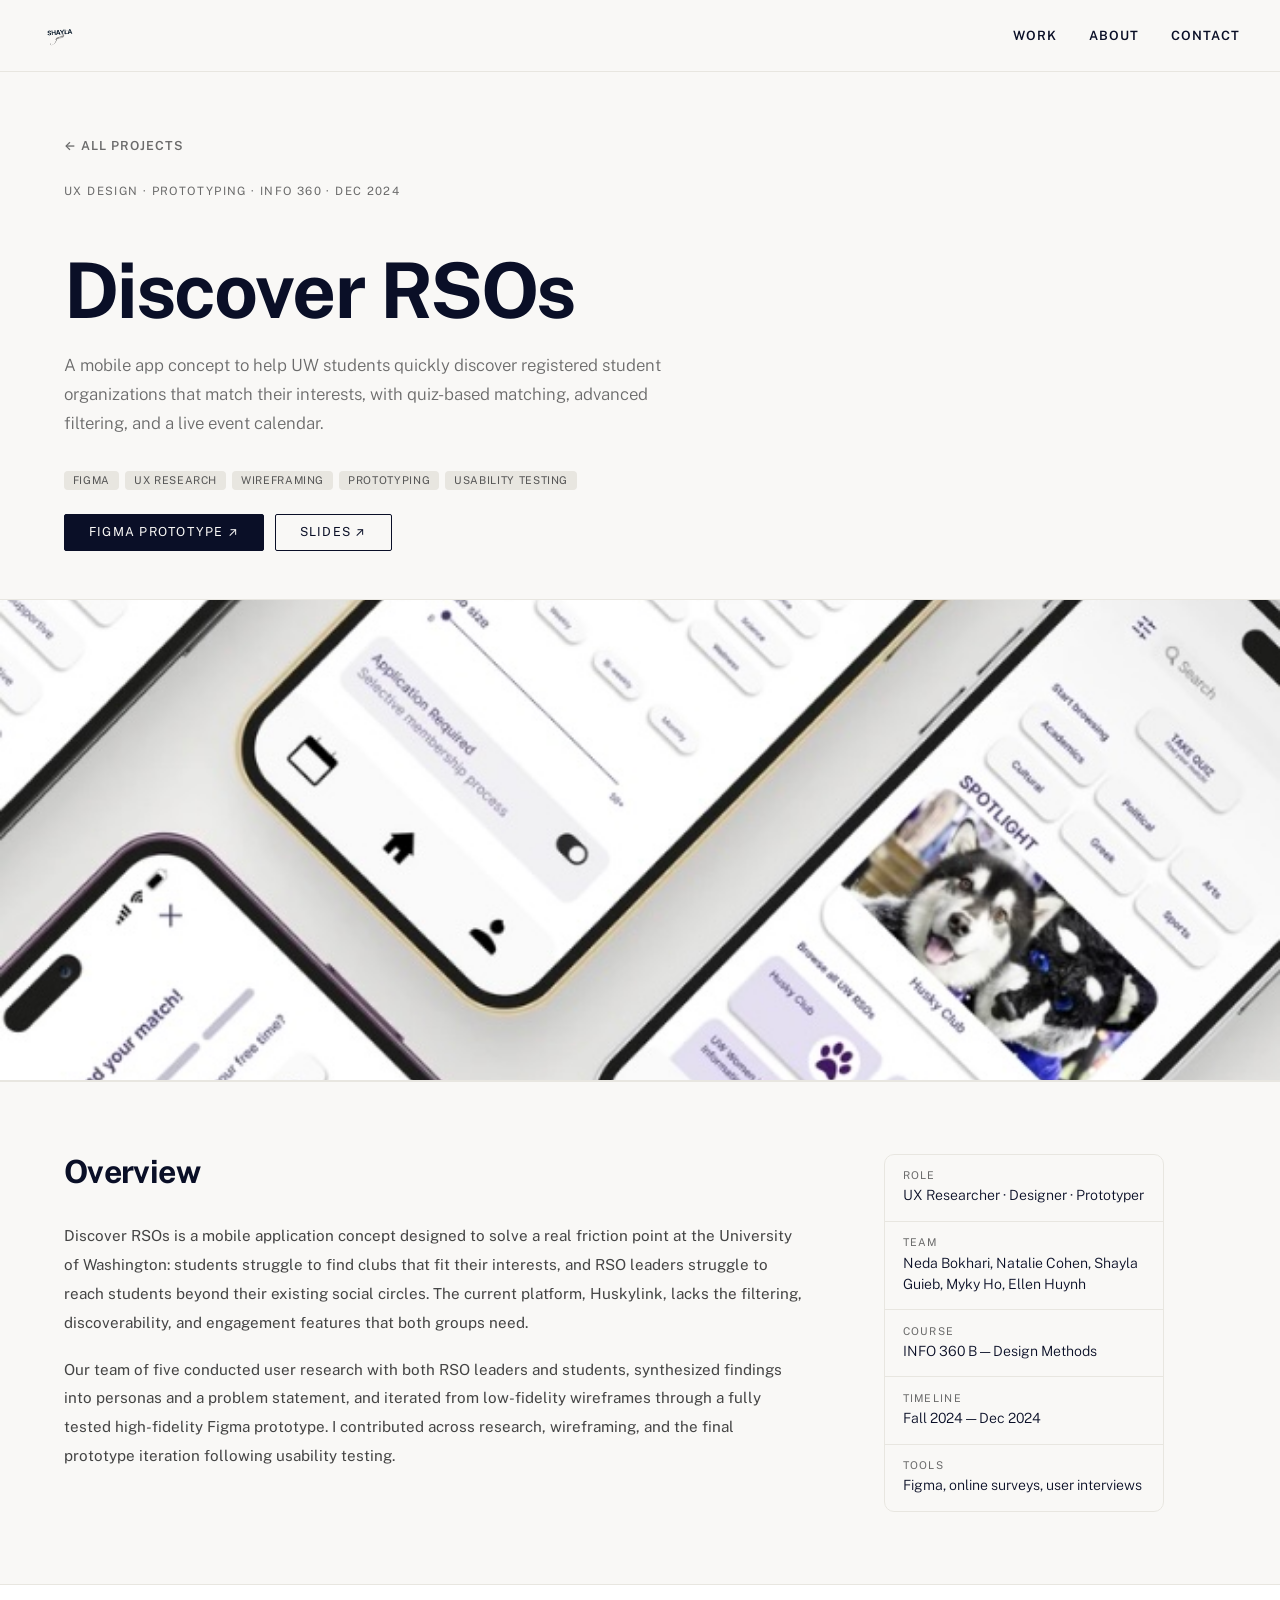
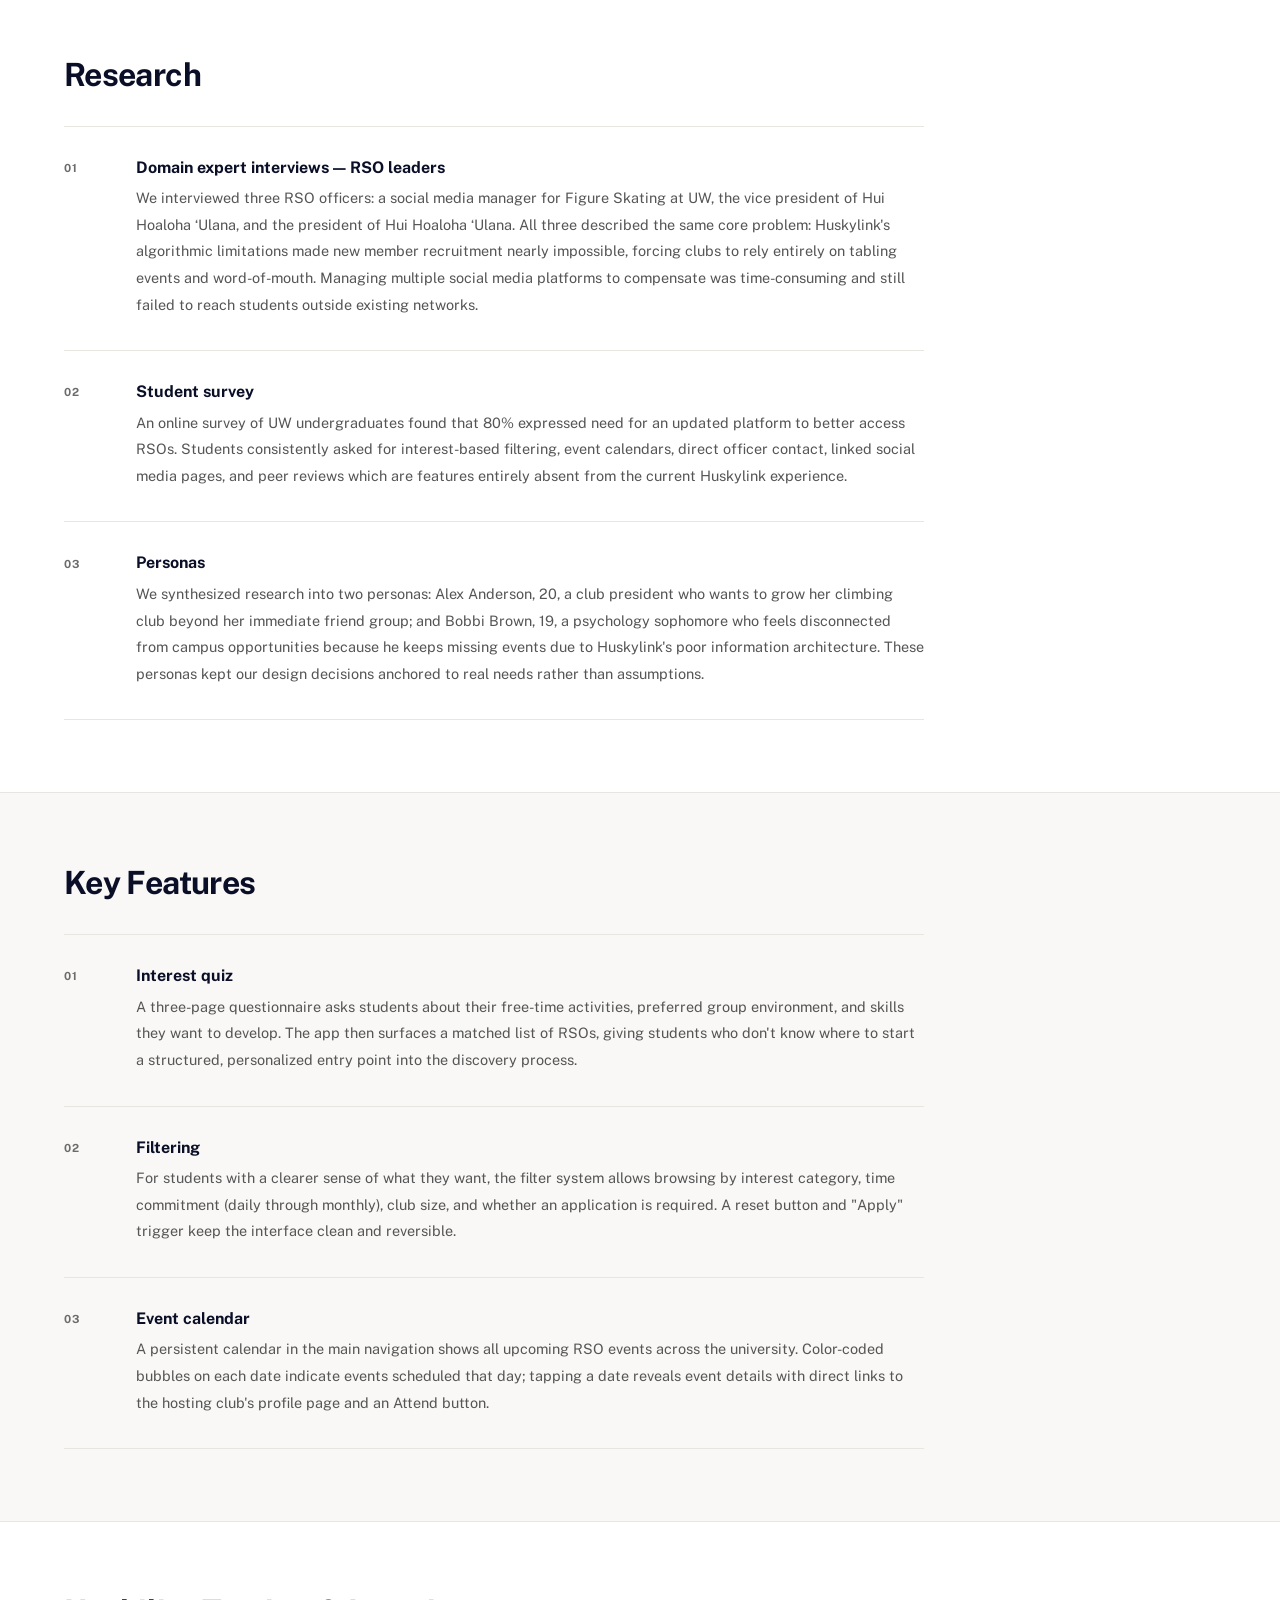
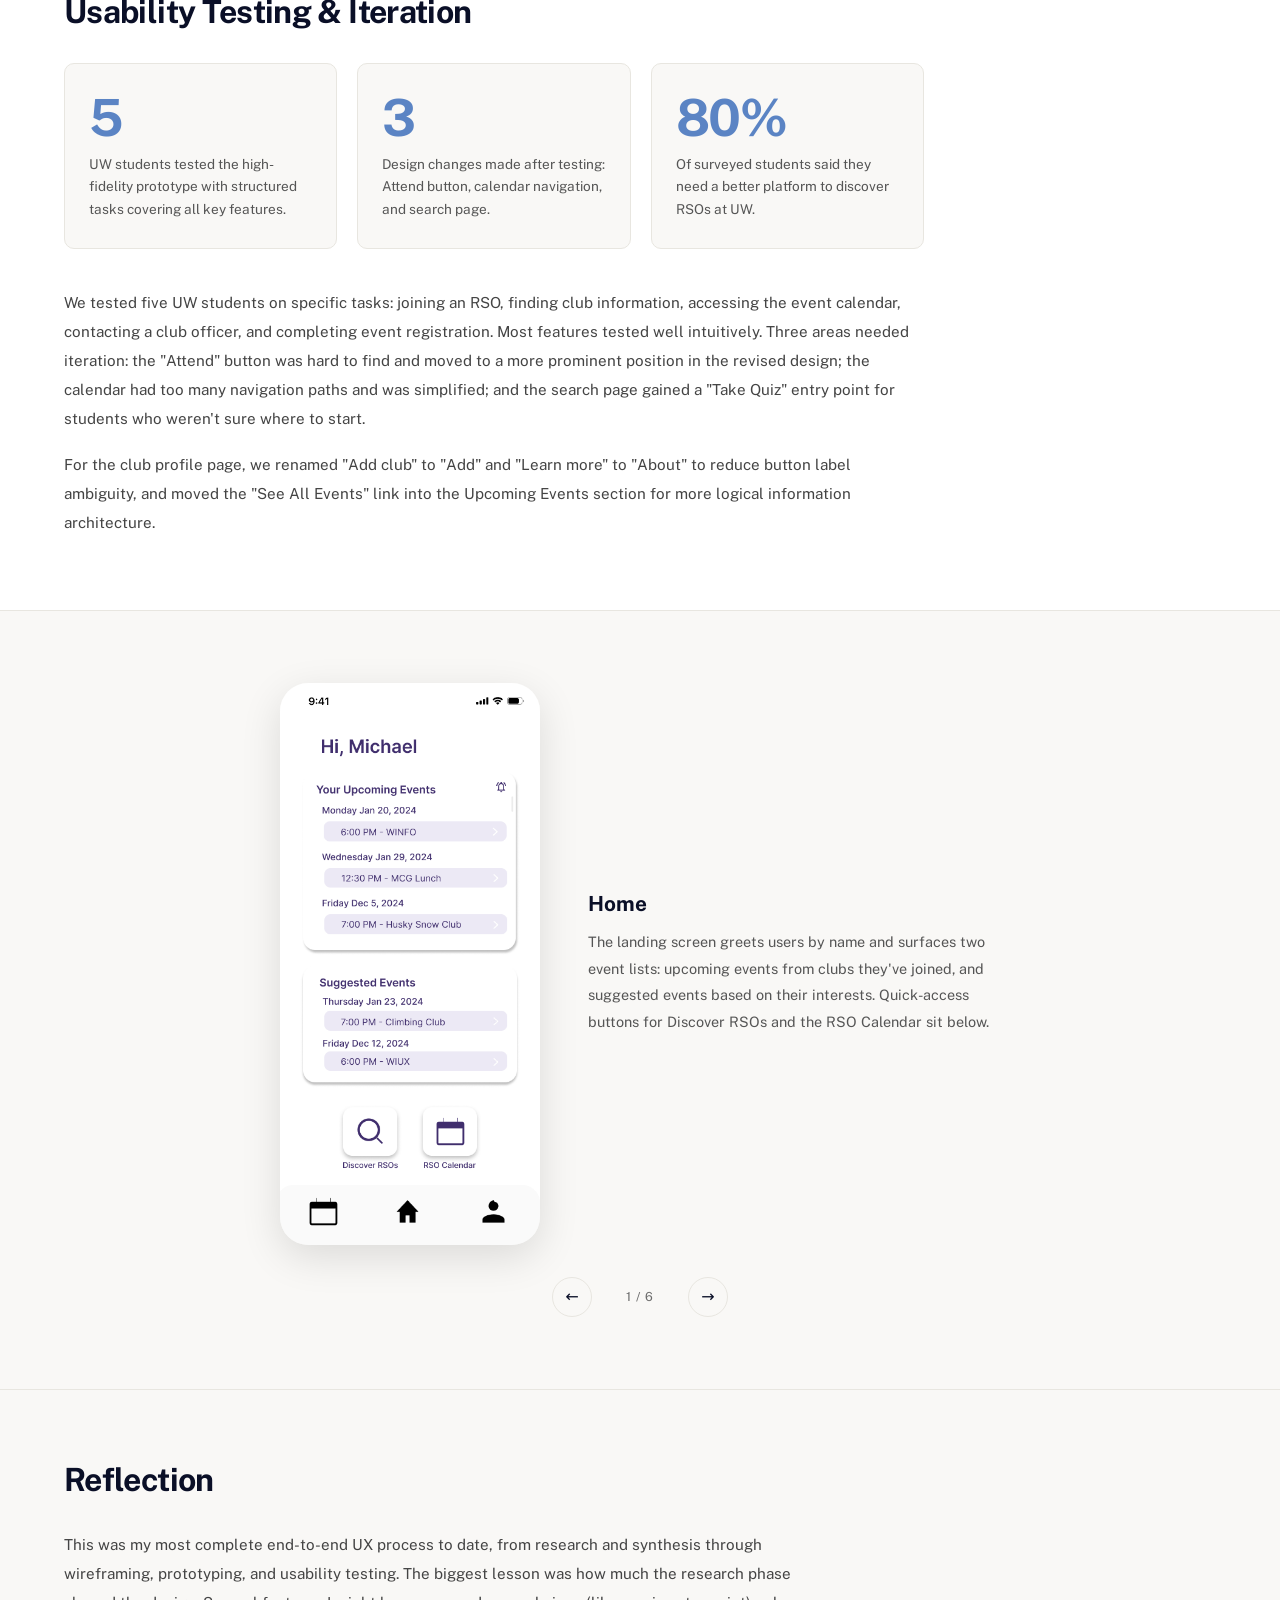
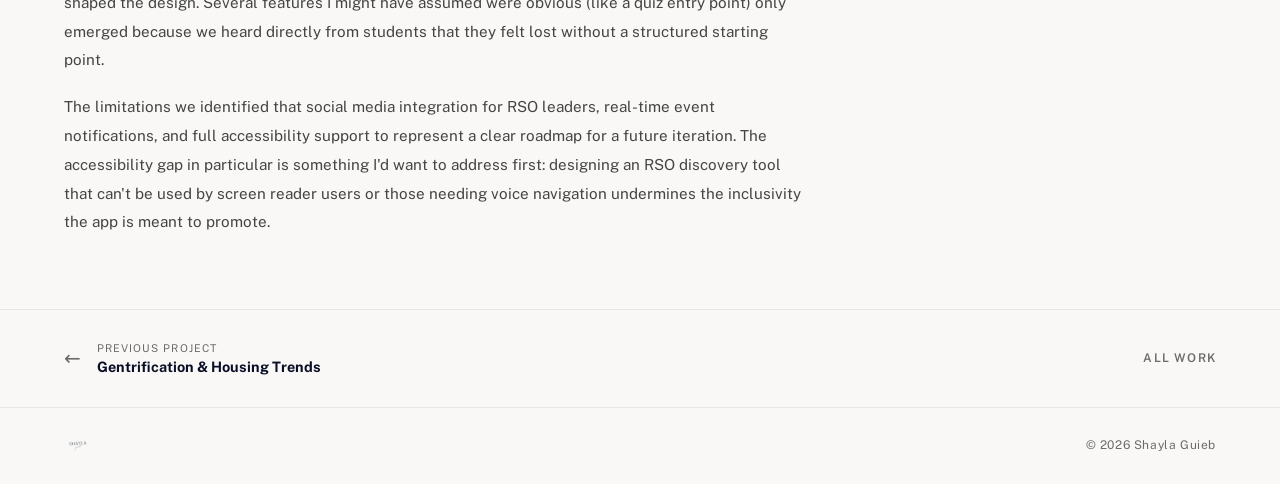
<file: discover-rsos.html>
<!DOCTYPE html>
<html lang="en">
<head>
  <meta charset="UTF-8">
  <meta name="viewport" content="width=device-width, initial-scale=1.0">
  <title>Discover RSOs — Shayla Guieb</title>
  <link rel="icon" type="image/png" href="img/sparkle.png">
  <link rel="stylesheet" href="style/normalize.css">
  <link rel="preconnect" href="https://fonts.googleapis.com">
  <link rel="preconnect" href="https://fonts.gstatic.com" crossorigin>
  <link href="https://fonts.googleapis.com/css2?family=Public+Sans:ital,wght@0,300;0,400;0,700;1,300&family=Inter:wght@400;600;700&display=swap" rel="stylesheet">
  <link rel="stylesheet" href="style/style.css">
  <link rel="stylesheet" href="style/project.css">
</head>
<body>

  <a href="#project-main" class="skip-link">Skip to main content</a>

  <nav class="navbar">
    <a href="index.html" class="nav-logo">
      <img src="img/watermark.png" alt="Shayla Guieb — home">
    </a>
    <button id="nav-toggle" class="nav-toggle" aria-label="Menu" aria-expanded="false" aria-controls="nav-links">☰</button>
    <ul id="nav-links" class="nav-links">
      <li><a href="index.html#projects">Work</a></li>
      <li><a href="index.html#about">About</a></li>
      <li><a href="index.html#contact">Contact</a></li>
    </ul>
  </nav>

  <main id="project-main">

    <header class="project-header">
      <div class="project-header-inner">
        <a href="index.html#projects" class="back-link" aria-label="Back to all projects">← All projects</a>
        <p class="project-header-category">UX Design · Prototyping · INFO 360 · Dec 2024</p>
        <h1 class="project-header-title">Discover RSOs</h1>
        <p class="project-header-summary">A mobile app concept to help UW students quickly discover registered student organizations that match their interests, with quiz-based matching, advanced filtering, and a live event calendar.</p>
        <div class="project-header-meta">
          <div class="tags">
            <span class="tag">Figma</span>
            <span class="tag">UX Research</span>
            <span class="tag">Wireframing</span>
            <span class="tag">Prototyping</span>
            <span class="tag">Usability Testing</span>
          </div>
          <div class="project-header-links">
            <a href="https://www.figma.com/proto/lV4ETcvsit1c9dOEDdVa4U/Discover-RSOs?page-id=0%3A1&node-id=1-4&p=f&viewport=409%2C123%2C0.15&t=VDBA1mmcekTYQiUQ-1&scaling=scale-down&content-scaling=fixed" class="btn btn-filled" target="_blank" rel="noopener noreferrer" aria-label="View Figma prototype (opens in new tab)">Figma prototype ↗</a>
            <a href="https://docs.google.com/presentation/d/1N9ZGpDZ2kBaJhHIk1Wv3n2981c52BxX_RMBIglSvc7k/edit?usp=sharing" class="btn btn-outline" target="_blank" rel="noopener noreferrer" aria-label="View presentation slides (opens in new tab)">Slides ↗</a>
          </div>
        </div>
      </div>
    </header>

    <div class="project-hero-img" role="img" aria-label="Discover RSOs app — multiple prototype screens">
      <img src="img/discover.jpg" alt="Multiple Discover RSOs app screens showing the quiz, filter, discovery, and results features">
    </div>

    <section class="project-section" aria-labelledby="overview-heading">
      <div class="project-content-grid">
        <div class="project-prose">
          <h2 id="overview-heading" class="project-section-heading">Overview</h2>
          <p>Discover RSOs is a mobile application concept designed to solve a real friction point at the University of Washington: students struggle to find clubs that fit their interests, and RSO leaders struggle to reach students beyond their existing social circles. The current platform, Huskylink, lacks the filtering, discoverability, and engagement features that both groups need.</p>
          <p>Our team of five conducted user research with both RSO leaders and students, synthesized findings into personas and a problem statement, and iterated from low-fidelity wireframes through a fully tested high-fidelity Figma prototype. I contributed across research, wireframing, and the final prototype iteration following usability testing.</p>
        </div>
        <aside class="project-sidebar" aria-label="Project details">
          <dl class="project-meta-list">
            <div class="project-meta-item">
              <dt>Role</dt>
              <dd>UX Researcher · Designer · Prototyper</dd>
            </div>
            <div class="project-meta-item">
              <dt>Team</dt>
              <dd>Neda Bokhari, Natalie Cohen, Shayla Guieb, Myky Ho, Ellen Huynh</dd>
            </div>
            <div class="project-meta-item">
              <dt>Course</dt>
              <dd>INFO 360 B — Design Methods</dd>
            </div>
            <div class="project-meta-item">
              <dt>Timeline</dt>
              <dd>Fall 2024 — Dec 2024</dd>
            </div>
            <div class="project-meta-item">
              <dt>Tools</dt>
              <dd>Figma, online surveys, user interviews</dd>
            </div>
          </dl>
        </aside>
      </div>
    </section>

    <section class="project-section project-section--alt" aria-labelledby="research-heading">
      <div class="project-content-wide">
        <h2 id="research-heading" class="project-section-heading">Research</h2>
        <ol class="process-steps">
          <li class="process-step">
            <span class="process-step-number" aria-hidden="true">01</span>
            <div>
              <h3>Domain expert interviews — RSO leaders</h3>
              <p>We interviewed three RSO officers: a social media manager for Figure Skating at UW, the vice president of Hui Hoaloha ʻUlana, and the president of Hui Hoaloha ʻUlana. All three described the same core problem: Huskylink's algorithmic limitations made new member recruitment nearly impossible, forcing clubs to rely entirely on tabling events and word-of-mouth. Managing multiple social media platforms to compensate was time-consuming and still failed to reach students outside existing networks.</p>
            </div>
          </li>
          <li class="process-step">
            <span class="process-step-number" aria-hidden="true">02</span>
            <div>
              <h3>Student survey</h3>
              <p>An online survey of UW undergraduates found that 80% expressed need for an updated platform to better access RSOs. Students consistently asked for interest-based filtering, event calendars, direct officer contact, linked social media pages, and peer reviews which are features entirely absent from the current Huskylink experience.</p>
            </div>
          </li>
          <li class="process-step">
            <span class="process-step-number" aria-hidden="true">03</span>
            <div>
              <h3>Personas</h3>
              <p>We synthesized research into two personas: Alex Anderson, 20, a club president who wants to grow her climbing club beyond her immediate friend group; and Bobbi Brown, 19, a psychology sophomore who feels disconnected from campus opportunities because he keeps missing events due to Huskylink's poor information architecture. These personas kept our design decisions anchored to real needs rather than assumptions.</p>
            </div>
          </li>
        </ol>
      </div>
    </section>

    <section class="project-section" aria-labelledby="solution-heading">
      <div class="project-content-wide">
        <h2 id="solution-heading" class="project-section-heading">Key Features</h2>
        <ol class="process-steps">
          <li class="process-step">
            <span class="process-step-number" aria-hidden="true">01</span>
            <div>
              <h3>Interest quiz</h3>
              <p>A three-page questionnaire asks students about their free-time activities, preferred group environment, and skills they want to develop. The app then surfaces a matched list of RSOs, giving students who don't know where to start a structured, personalized entry point into the discovery process.</p>
            </div>
          </li>
          <li class="process-step">
            <span class="process-step-number" aria-hidden="true">02</span>
            <div>
              <h3>Filtering</h3>
              <p>For students with a clearer sense of what they want, the filter system allows browsing by interest category, time commitment (daily through monthly), club size, and whether an application is required. A reset button and "Apply" trigger keep the interface clean and reversible.</p>
            </div>
          </li>
          <li class="process-step">
            <span class="process-step-number" aria-hidden="true">03</span>
            <div>
              <h3>Event calendar</h3>
              <p>A persistent calendar in the main navigation shows all upcoming RSO events across the university. Color-coded bubbles on each date indicate events scheduled that day; tapping a date reveals event details with direct links to the hosting club's profile page and an Attend button.</p>
            </div>
          </li>
        </ol>
      </div>
    </section>

    <section class="project-section project-section--alt" aria-labelledby="testing-heading">
      <div class="project-content-wide">
        <h2 id="testing-heading" class="project-section-heading">Usability Testing &amp; Iteration</h2>
        <div class="findings-grid">
          <div class="finding">
            <span class="finding-stat">5</span>
            <p>UW students tested the high-fidelity prototype with structured tasks covering all key features.</p>
          </div>
          <div class="finding">
            <span class="finding-stat">3</span>
            <p>Design changes made after testing: Attend button, calendar navigation, and search page.</p>
          </div>
          <div class="finding">
            <span class="finding-stat">80%</span>
            <p>Of surveyed students said they need a better platform to discover RSOs at UW.</p>
          </div>
        </div>
        <div class="project-prose project-prose--padded">
          <p>We tested five UW students on specific tasks: joining an RSO, finding club information, accessing the event calendar, contacting a club officer, and completing event registration. Most features tested well intuitively. Three areas needed iteration: the "Attend" button was hard to find and moved to a more prominent position in the revised design; the calendar had too many navigation paths and was simplified; and the search page gained a "Take Quiz" entry point for students who weren't sure where to start.</p>
          <p>For the club profile page, we renamed "Add club" to "Add" and "Learn more" to "About" to reduce button label ambiguity, and moved the "See All Events" link into the Upcoming Events section for more logical information architecture.</p>
        </div>
      </div>
    </section>

    <section class="project-section" aria-labelledby="screens-heading">
      <div class="project-content-centered">

        <div class="screen-carousel" role="region" aria-label="App screen carousel">
          <div class="screen-carousel-track" id="carouselTrack">

            <div class="screen-slide">
              <img src="img/Home_Page_Final_Design.png" alt="Home page showing personalized upcoming events and suggested events">
              <div class="screen-slide-info">
                <p class="screen-slide-title">Home</p>
                <p class="screen-caption">The landing screen greets users by name and surfaces two event lists: upcoming events from clubs they've joined, and suggested events based on their interests. Quick-access buttons for Discover RSOs and the RSO Calendar sit below.</p>
              </div>
            </div>

            <div class="screen-slide">
              <img src="img/Discovery_Page_Final_Design.png" alt="Discovery page with search bar, Take Quiz button, and category filters">
              <div class="screen-slide-info">
                <p class="screen-slide-title">Discovery</p>
                <p class="screen-caption">Two entry points for finding RSOs: a Take Quiz button for personalized matches, and category browsing for students who know what they're looking for. A spotlight section highlights a featured club.</p>
              </div>
            </div>

            <div class="screen-slide">
              <img src="img/Calendar_Page_Final_Design.png" alt="Calendar page showing monthly view with color-coded event dots">
              <div class="screen-slide-info">
                <p class="screen-slide-title">Calendar</p>
                <p class="screen-caption">Color-coded dots on the monthly calendar indicate days with RSO events. Tapping a date reveals that day's events with time and club name. Users tap any event to navigate to its full detail page.</p>
              </div>
            </div>

            <div class="screen-slide">
              <img src="img/Club_Organiation_Design_Final.png" alt="Club profile page showing officers, upcoming events, and past photos">
              <div class="screen-slide-info">
                <p class="screen-slide-title">Club Profile</p>
                <p class="screen-caption">Each RSO profile shows contact officers, upcoming events, past event photos, and clubs that members have also joined. An Add button saves the club and an About button links to the full description.</p>
              </div>
            </div>

            <div class="screen-slide">
              <img src="img/Event_page__redesign_.png" alt="Redesigned event page showing date, location, attendee count, and Attend button">
              <div class="screen-slide-info">
                <p class="screen-slide-title">Event Page</p>
                <p class="screen-caption">Redesigned after usability testing. The event poster was replaced with a clean background image, key details moved to the top, and the Attend button repositioned to a persistent bar showing attendee count.</p>
              </div>
            </div>

            <div class="screen-slide">
              <img src="img/Learn_More_Page_Final_Design.png" alt="Get Involved page with club description, mission, and membership requirements">
              <div class="screen-slide-info">
                <p class="screen-slide-title">Club About</p>
                <p class="screen-caption">Everything a student needs to evaluate a club: mission statement, history, accomplishments, meeting frequency, and membership requirements, all in one scrollable view without leaving the app.</p>
              </div>
            </div>

          </div>

          <div class="screen-carousel-controls">
            <button class="carousel-btn" id="carouselPrev" aria-label="Previous screen">←</button>
            <span class="carousel-counter" id="carouselCounter" aria-live="polite">1 / 6</span>
            <button class="carousel-btn" id="carouselNext" aria-label="Next screen">→</button>
          </div>
        </div>

      </div>
    </section>

    <section class="project-section" aria-labelledby="reflection-heading">
      <div class="project-content-grid">
        <div class="project-prose">
          <h2 id="reflection-heading" class="project-section-heading">Reflection</h2>
          <p>This was my most complete end-to-end UX process to date, from research and synthesis through wireframing, prototyping, and usability testing. The biggest lesson was how much the research phase shaped the design. Several features I might have assumed were obvious (like a quiz entry point) only emerged because we heard directly from students that they felt lost without a structured starting point.</p>
          <p>The limitations we identified that social media integration for RSO leaders, real-time event notifications, and full accessibility support to represent a clear roadmap for a future iteration. The accessibility gap in particular is something I'd want to address first: designing an RSO discovery tool that can't be used by screen reader users or those needing voice navigation undermines the inclusivity the app is meant to promote.</p>
        </div>
      </div>
    </section>

    <nav class="project-nav" aria-label="Navigate between projects">
      <a href="gentrification-seattle.html" class="project-nav-link project-nav-link--prev">
        <span class="project-nav-dir" aria-hidden="true">←</span>
        <span class="project-nav-label">
          <span class="project-nav-hint">Previous project</span>
          <span class="project-nav-title">Gentrification &amp; Housing Trends</span>
        </span>
      </a>
      <a href="index.html#projects" class="project-nav-all">All work</a>
    </nav>

  </main>

  <footer class="site-footer">
    <img src="img/watermark.png" alt="">
    <p>© 2026 Shayla Guieb</p>
  </footer>

  <script src="js/script.js"></script>
  <script>
    const slides = document.querySelectorAll('.screen-slide');
    const counter = document.getElementById('carouselCounter');
    let current = 0;

    function goTo(index) {
      slides[current].classList.remove('active');
      current = (index + slides.length) % slides.length;
      slides[current].classList.add('active');
      counter.textContent = `${current + 1} / ${slides.length}`;
    }

    // Init
    slides[0].classList.add('active');
    document.getElementById('carouselPrev').addEventListener('click', () => goTo(current - 1));
    document.getElementById('carouselNext').addEventListener('click', () => goTo(current + 1));

    // Keyboard support
    document.addEventListener('keydown', e => {
      if (e.key === 'ArrowLeft') goTo(current - 1);
      if (e.key === 'ArrowRight') goTo(current + 1);
    });
  </script>
</body>
</html>
</file>
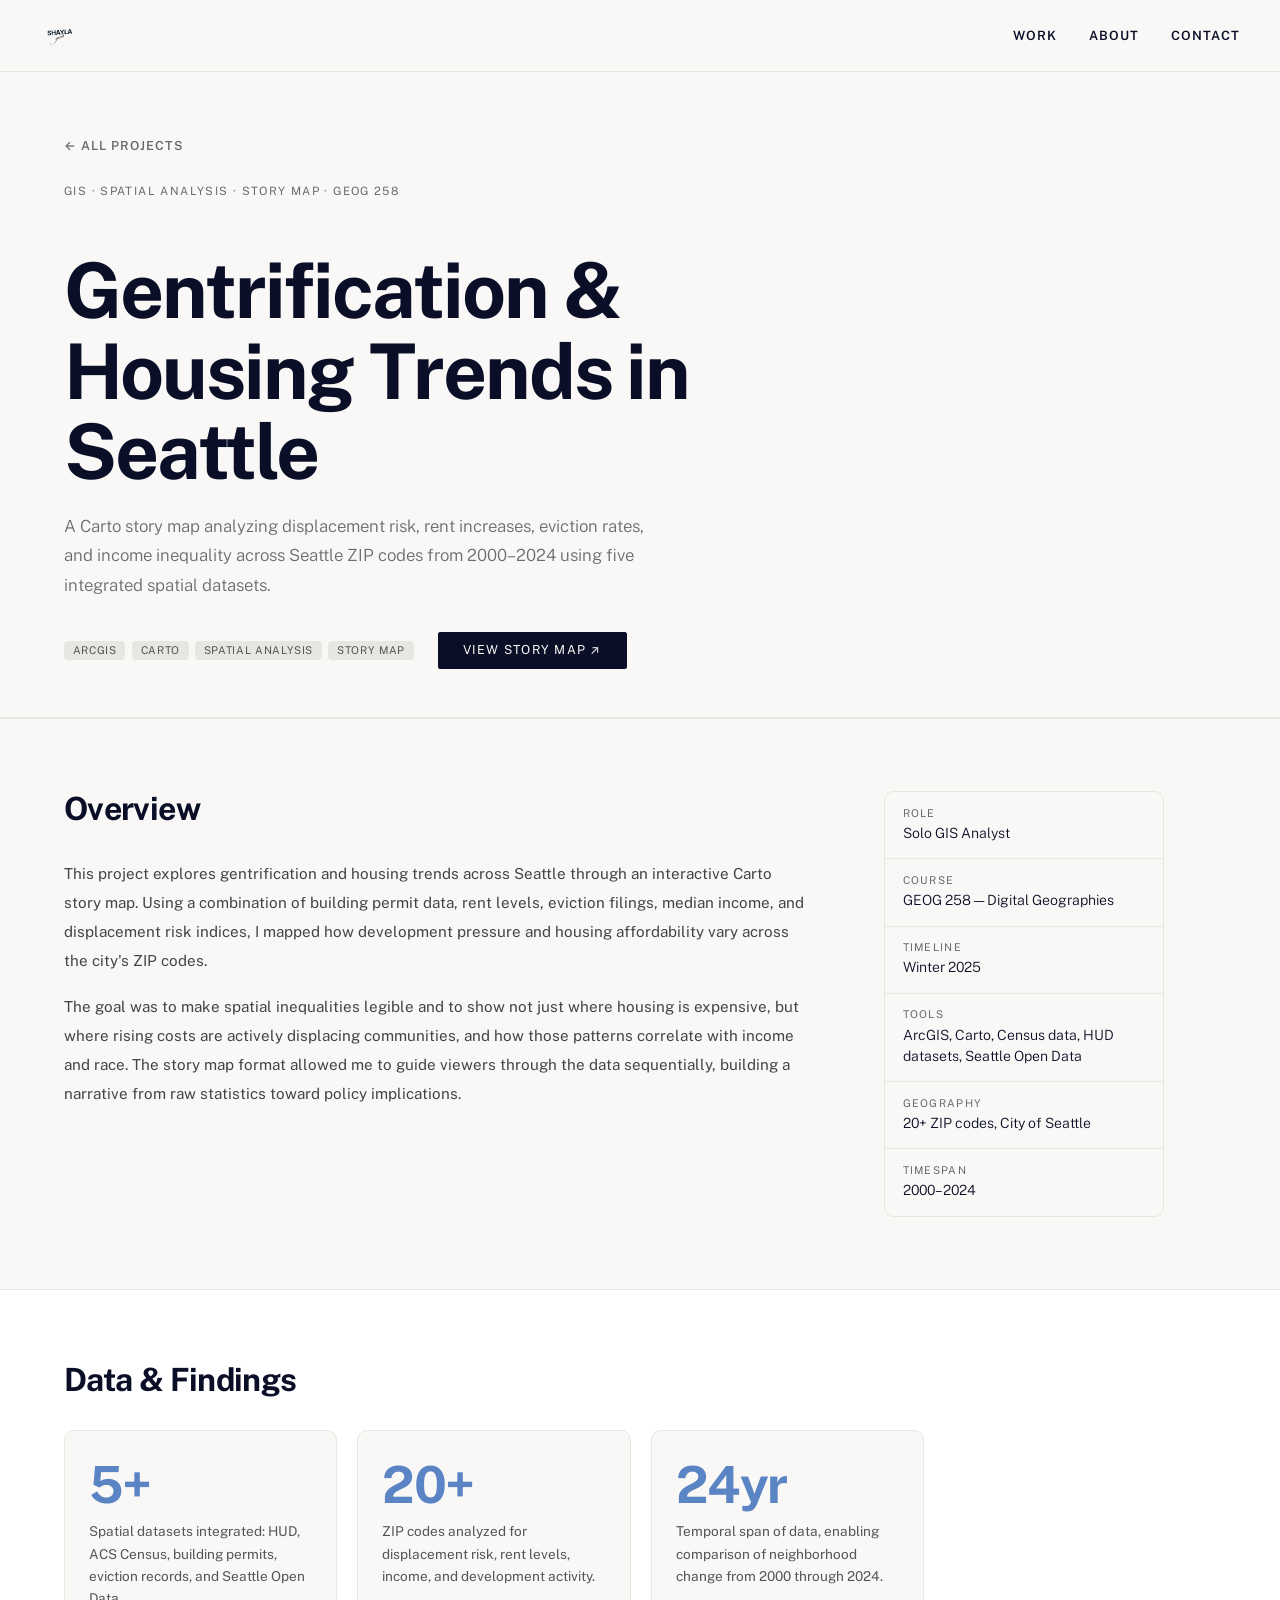
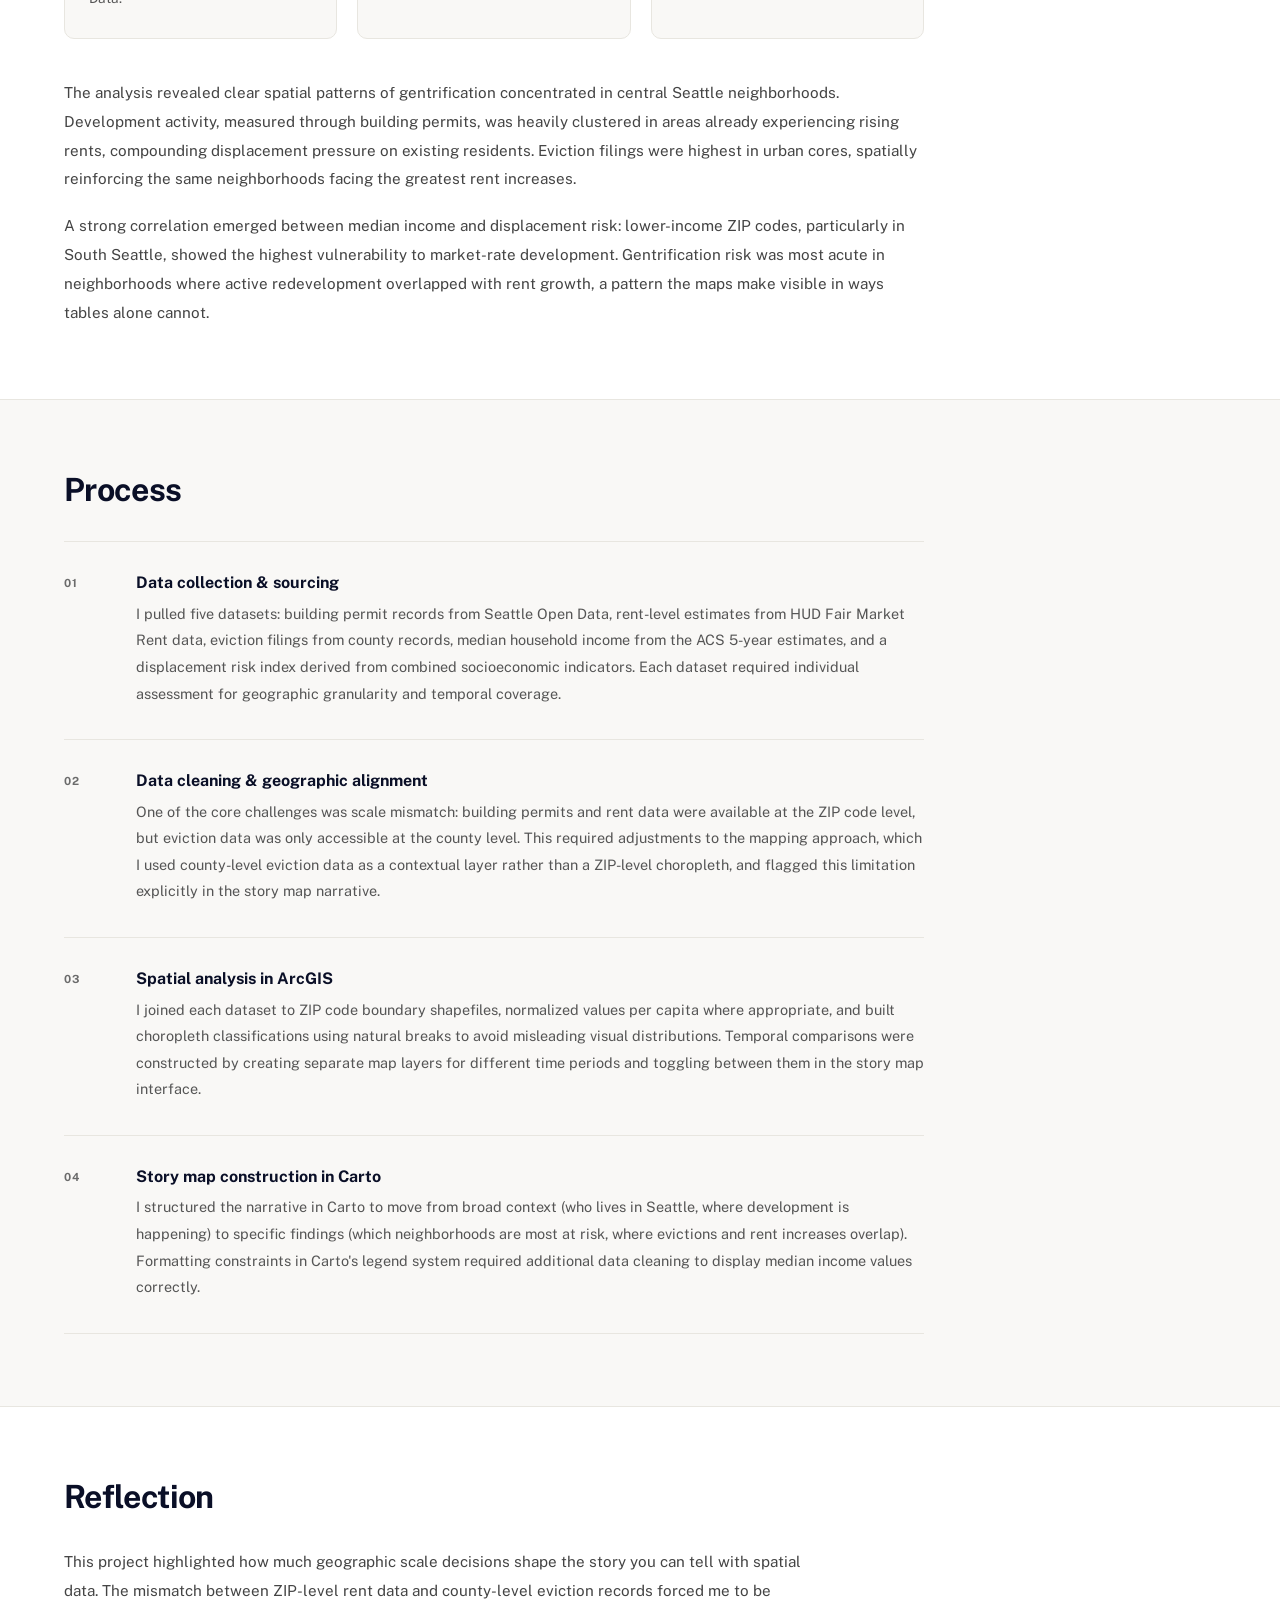
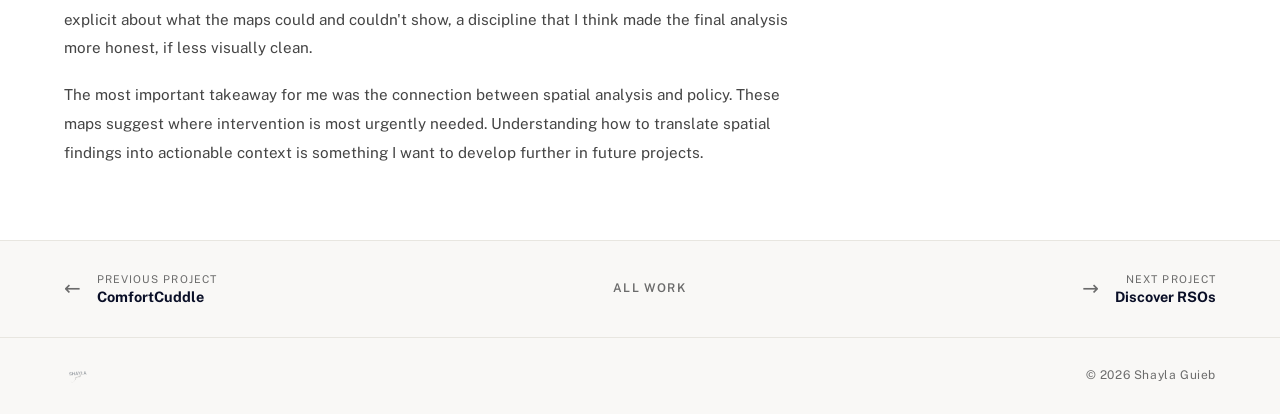
<file: gentrification-seattle.html>
<!DOCTYPE html>
<html lang="en">
<head>
  <meta charset="UTF-8">
  <meta name="viewport" content="width=device-width, initial-scale=1.0">
  <title>Gentrification &amp; Housing Trends in Seattle — Shayla Guieb</title>
  <link rel="icon" type="image/png" href="img/sparkle.png">
  <link rel="stylesheet" href="style/normalize.css">
  <link rel="preconnect" href="https://fonts.googleapis.com">
  <link rel="preconnect" href="https://fonts.gstatic.com" crossorigin>
  <link href="https://fonts.googleapis.com/css2?family=Public+Sans:ital,wght@0,300;0,400;0,700;1,300&family=Inter:wght@400;600;700&display=swap" rel="stylesheet">
  <link rel="stylesheet" href="style/style.css">
  <link rel="stylesheet" href="style/project.css">
</head>
<body>

  <a href="#project-main" class="skip-link">Skip to main content</a>

  <nav class="navbar">
    <a href="index.html" class="nav-logo">
      <img src="img/watermark.png" alt="Shayla Guieb — home">
    </a>
    <button id="nav-toggle" class="nav-toggle" aria-label="Menu" aria-expanded="false" aria-controls="nav-links">☰</button>
    <ul id="nav-links" class="nav-links">
      <li><a href="index.html#projects">Work</a></li>
      <li><a href="index.html#about">About</a></li>
      <li><a href="index.html#contact">Contact</a></li>
    </ul>
  </nav>

  <main id="project-main">

    <header class="project-header">
      <div class="project-header-inner">
        <a href="index.html#projects" class="back-link" aria-label="Back to all projects">← All projects</a>
        <p class="project-header-category">GIS · Spatial Analysis · Story Map · GEOG 258</p>
        <h1 class="project-header-title">Gentrification &amp; Housing Trends in Seattle</h1>
        <p class="project-header-summary">A Carto story map analyzing displacement risk, rent increases, eviction rates, and income inequality across Seattle ZIP codes from 2000–2024 using five integrated spatial datasets.</p>
        <div class="project-header-meta">
          <div class="tags">
            <span class="tag">ArcGIS</span>
            <span class="tag">Carto</span>
            <span class="tag">Spatial Analysis</span>
            <span class="tag">Story Map</span>
          </div>
          <div class="project-header-links">
            <a href="https://slides.com/shaylaguieb/deck/fullscreen#/introduction" class="btn btn-filled" target="_blank" rel="noopener noreferrer" aria-label="View live story map (opens in new tab)">View story map ↗</a>
          </div>
        </div>
      </div>
    </header>

    <section class="project-section" aria-labelledby="overview-heading">
      <div class="project-content-grid">
        <div class="project-prose">
          <h2 id="overview-heading" class="project-section-heading">Overview</h2>
          <p>This project explores gentrification and housing trends across Seattle through an interactive Carto story map. Using a combination of building permit data, rent levels, eviction filings, median income, and displacement risk indices, I mapped how development pressure and housing affordability vary across the city's ZIP codes.</p>
          <p>The goal was to make spatial inequalities legible and to show not just where housing is expensive, but where rising costs are actively displacing communities, and how those patterns correlate with income and race. The story map format allowed me to guide viewers through the data sequentially, building a narrative from raw statistics toward policy implications.</p>
        </div>
        <aside class="project-sidebar" aria-label="Project details">
          <dl class="project-meta-list">
            <div class="project-meta-item">
              <dt>Role</dt>
              <dd>Solo GIS Analyst</dd>
            </div>
            <div class="project-meta-item">
              <dt>Course</dt>
              <dd>GEOG 258 — Digital Geographies</dd>
            </div>
            <div class="project-meta-item">
              <dt>Timeline</dt>
              <dd>Winter 2025</dd>
            </div>
            <div class="project-meta-item">
              <dt>Tools</dt>
              <dd>ArcGIS, Carto, Census data, HUD datasets, Seattle Open Data</dd>
            </div>
            <div class="project-meta-item">
              <dt>Geography</dt>
              <dd>20+ ZIP codes, City of Seattle</dd>
            </div>
            <div class="project-meta-item">
              <dt>Timespan</dt>
              <dd>2000–2024</dd>
            </div>
          </dl>
        </aside>
      </div>
    </section>

    <section class="project-section project-section--alt" aria-labelledby="data-heading">
      <div class="project-content-wide">
        <h2 id="data-heading" class="project-section-heading">Data &amp; Findings</h2>
        <div class="findings-grid">
          <div class="finding">
            <span class="finding-stat">5+</span>
            <p>Spatial datasets integrated: HUD, ACS Census, building permits, eviction records, and Seattle Open Data.</p>
          </div>
          <div class="finding">
            <span class="finding-stat">20+</span>
            <p>ZIP codes analyzed for displacement risk, rent levels, income, and development activity.</p>
          </div>
          <div class="finding">
            <span class="finding-stat">24yr</span>
            <p>Temporal span of data, enabling comparison of neighborhood change from 2000 through 2024.</p>
          </div>
        </div>
        <div class="project-prose project-prose--padded">
          <p>The analysis revealed clear spatial patterns of gentrification concentrated in central Seattle neighborhoods. Development activity, measured through building permits, was heavily clustered in areas already experiencing rising rents, compounding displacement pressure on existing residents. Eviction filings were highest in urban cores, spatially reinforcing the same neighborhoods facing the greatest rent increases.</p>
          <p>A strong correlation emerged between median income and displacement risk: lower-income ZIP codes, particularly in South Seattle, showed the highest vulnerability to market-rate development. Gentrification risk was most acute in neighborhoods where active redevelopment overlapped with rent growth, a pattern the maps make visible in ways tables alone cannot.</p>
        </div>
      </div>
    </section>

    <section class="project-section" aria-labelledby="process-heading">
      <div class="project-content-wide">
        <h2 id="process-heading" class="project-section-heading">Process</h2>
        <ol class="process-steps">
          <li class="process-step">
            <span class="process-step-number" aria-hidden="true">01</span>
            <div>
              <h3>Data collection &amp; sourcing</h3>
              <p>I pulled five datasets: building permit records from Seattle Open Data, rent-level estimates from HUD Fair Market Rent data, eviction filings from county records, median household income from the ACS 5-year estimates, and a displacement risk index derived from combined socioeconomic indicators. Each dataset required individual assessment for geographic granularity and temporal coverage.</p>
            </div>
          </li>
          <li class="process-step">
            <span class="process-step-number" aria-hidden="true">02</span>
            <div>
              <h3>Data cleaning &amp; geographic alignment</h3>
              <p>One of the core challenges was scale mismatch: building permits and rent data were available at the ZIP code level, but eviction data was only accessible at the county level. This required adjustments to the mapping approach, which I used county-level eviction data as a contextual layer rather than a ZIP-level choropleth, and flagged this limitation explicitly in the story map narrative.</p>
            </div>
          </li>
          <li class="process-step">
            <span class="process-step-number" aria-hidden="true">03</span>
            <div>
              <h3>Spatial analysis in ArcGIS</h3>
              <p>I joined each dataset to ZIP code boundary shapefiles, normalized values per capita where appropriate, and built choropleth classifications using natural breaks to avoid misleading visual distributions. Temporal comparisons were constructed by creating separate map layers for different time periods and toggling between them in the story map interface.</p>
            </div>
          </li>
          <li class="process-step">
            <span class="process-step-number" aria-hidden="true">04</span>
            <div>
              <h3>Story map construction in Carto</h3>
              <p>I structured the narrative in Carto to move from broad context (who lives in Seattle, where development is happening) to specific findings (which neighborhoods are most at risk, where evictions and rent increases overlap). Formatting constraints in Carto's legend system required additional data cleaning to display median income values correctly.</p>
            </div>
          </li>
        </ol>
      </div>
    </section>

    <section class="project-section project-section--alt" aria-labelledby="reflection-heading">
      <div class="project-content-grid">
        <div class="project-prose">
          <h2 id="reflection-heading" class="project-section-heading">Reflection</h2>
          <p>This project highlighted how much geographic scale decisions shape the story you can tell with spatial data. The mismatch between ZIP-level rent data and county-level eviction records forced me to be explicit about what the maps could and couldn't show, a discipline that I think made the final analysis more honest, if less visually clean.</p>
          <p>The most important takeaway for me was the connection between spatial analysis and policy. These maps suggest where intervention is most urgently needed. Understanding how to translate spatial findings into actionable context is something I want to develop further in future projects.</p>
        </div>
      </div>
    </section>

    <nav class="project-nav" aria-label="Navigate between projects">
      <a href="comfort-cuddle.html" class="project-nav-link project-nav-link--prev">
        <span class="project-nav-dir" aria-hidden="true">←</span>
        <span class="project-nav-label">
          <span class="project-nav-hint">Previous project</span>
          <span class="project-nav-title">ComfortCuddle</span>
        </span>
      </a>
      <a href="index.html#projects" class="project-nav-all">All work</a>
      <a href="discover-rsos.html" class="project-nav-link project-nav-link--next">
        <span class="project-nav-label">
          <span class="project-nav-hint">Next project</span>
          <span class="project-nav-title">Discover RSOs</span>
        </span>
        <span class="project-nav-dir" aria-hidden="true">→</span>
      </a>
    </nav>

  </main>

  <footer class="site-footer">
    <img src="img/watermark.png" alt="">
    <p>© 2026 Shayla Guieb</p>
  </footer>

  <script src="js/script.js"></script>
</body>
</html>
</file>
<file: style/style.css>
/*------------------------------------------------------------------
  Fonts
------------------------------------------------------------------*/
@import url('https://fonts.googleapis.com/css2?family=Public+Sans:ital,wght@0,300;0,400;0,700;1,300&family=Inter:wght@400;600;700&display=swap');

@font-face {
  font-family: 'Sloop';
  src: url('../assets/Sloop-ScriptThree.woff2') format('woff2'),
       url('../assets/Sloop-ScriptThree.woff')  format('woff'),
       url('../assets/Sloop-ScriptThree.ttf')   format('truetype');
  font-weight: normal;
  font-style: normal;
  font-display: swap;
}

/*------------------------------------------------------------------
  Variables
------------------------------------------------------------------*/
:root {
  --navy:         #0a0f27;
  --off-white:    #f9f8f6;
  --warm-gray:    #e8e6e0;
  --mid-gray:     #6b6b6b;
  --accent:       #5B84C4;
  --navbar-h:     4.5rem;
  --font-body:    'Public Sans', system-ui, -apple-system, sans-serif;
  --font-display: 'Public Sans', 'Inter', system-ui, sans-serif;
  --font-script:  'Sloop', 'Segoe Script', 'Brush Script MT', cursive;
}

/*------------------------------------------------------------------
  Base
------------------------------------------------------------------*/
*, *::before, *::after { box-sizing: border-box; margin: 0; padding: 0; }

body {
  font-family: var(--font-body);
  background: var(--off-white);
  color: var(--navy);
  overflow-x: hidden;
}

img { display: block; max-width: 100%; }

/*------------------------------------------------------------------
  Focus styles
------------------------------------------------------------------*/
:focus-visible {
  outline: 2px solid var(--accent);
  outline-offset: 3px;
  border-radius: 2px;
}

/*------------------------------------------------------------------
  Skip navigation
------------------------------------------------------------------*/
.skip-link {
  position: absolute;
  top: -100%;
  left: 1rem;
  background: var(--navy);
  color: var(--off-white);
  padding: 0.5rem 1.25rem;
  font-family: var(--font-display);
  font-size: 0.85rem;
  font-weight: 600;
  letter-spacing: 0.05em;
  border-radius: 0 0 4px 4px;
  z-index: 9999;
  text-decoration: none;
  transition: top 0.15s;
}
.skip-link:focus { top: 0; }

/*------------------------------------------------------------------
  Navbar
------------------------------------------------------------------*/
.navbar {
  position: sticky;
  top: 0;
  z-index: 1000;
  height: var(--navbar-h);
  display: flex;
  align-items: center;
  padding: 0 2.5rem;
  gap: 1.5rem;
  background: var(--off-white);
  border-bottom: 1px solid var(--warm-gray);
}
.nav-logo img { height: 40px; width: auto; }
.nav-links {
  display: flex;
  gap: 2rem;
  list-style: none;
  margin-left: auto;
}
.nav-links a {
  font-size: 0.8rem;
  letter-spacing: 0.08em;
  text-transform: uppercase;
  font-weight: 600;
  font-family: var(--font-display);
  color: var(--navy);
  text-decoration: none;
  transition: opacity 0.2s;
}
.nav-links a:hover { opacity: 0.45; }
.nav-toggle {
  display: none;
  margin-left: auto;
  background: none;
  border: none;
  font-size: 1.5rem;
  cursor: pointer;
  color: var(--navy);
  padding: 0;
}

/*------------------------------------------------------------------
  Hero
------------------------------------------------------------------*/
.hero {
  display: flex;
  align-items: center;
  justify-content: center;
  min-height: calc(100vh - var(--navbar-h));
  padding: 0 4rem;
}
.hero-left {
  display: flex;
  flex-direction: column;
  justify-content: center;
  gap: 2rem;
  max-width: 700px;
  width: 100%;
}
.wordmark { position: relative; display: inline-block; width: fit-content; }
.wordmark-main {
  font-family: var(--font-display);
  font-size: clamp(5rem, 10vw, 10rem);
  font-weight: 700;
  letter-spacing: -0.03em;
  line-height: 1;
  color: var(--navy);
  margin: 0;
}
.wordmark-script {
  font-family: var(--font-script);
  font-size: clamp(2rem, 3vw, 3rem);
  color: var(--navy);
  position: absolute;
  left: 100%;
  top: 85%;
  transform: translateX(-40%) rotate(-18deg);
  transform-origin: left top;
  white-space: nowrap;
  pointer-events: none;
  line-height: 1;
}
.hero-tagline {
  font-size: 0.95rem;
  line-height: 1.85;
  color: var(--mid-gray);
  font-style: italic;
  font-weight: 300;
  font-family: var(--font-body);
  max-width: 300px;
}
.hero-ctas { display: flex; gap: 0.75rem; flex-wrap: wrap; align-items: center; }


/*------------------------------------------------------------------
  Buttons
------------------------------------------------------------------*/
.btn {
  display: inline-block;
  font-family: var(--font-display);
  font-size: 0.78rem;
  letter-spacing: 0.1em;
  text-transform: uppercase;
  text-decoration: none;
  padding: 0.65rem 1.5rem;
  border-radius: 2px;
  border: 1px solid var(--navy);
  transition: background 0.15s, color 0.15s, border-color 0.15s;
  cursor: pointer;
  white-space: nowrap;
}
.btn-filled { background: var(--navy); color: var(--off-white); }
.btn-filled:hover { background: var(--accent); border-color: var(--accent); }
.btn-outline { background: transparent; color: var(--navy); }
.btn-outline:hover { background: var(--navy); color: var(--off-white); }
.btn-sm {
  font-size: 0.72rem;
  padding: 0.45rem 1rem;
  background: transparent;
  color: var(--navy);
  border: 1px solid var(--warm-gray);
  border-radius: 6px;
}
.btn-sm:hover { background: var(--navy); color: var(--off-white); border-color: var(--navy); }

/*------------------------------------------------------------------
  Section chrome
------------------------------------------------------------------*/
section { padding: 5rem 4rem; border-top: 1px solid var(--warm-gray); }
.section-label {
  font-size: 0.7rem;
  letter-spacing: 0.15em;
  text-transform: uppercase;
  color: var(--mid-gray);
  display: flex;
  align-items: center;
  gap: 0.75rem;
  margin-bottom: 3rem;
}
.section-label::after { content: ''; flex: 1; height: 1px; background: var(--warm-gray); }

/*------------------------------------------------------------------
  Projects grid — cards with gap + rounded corners
------------------------------------------------------------------*/
.projects-grid {
  display: grid;
  grid-template-columns: repeat(2, 1fr);
  gap: 1.25rem;
}

.project-card {
  display: flex;
  flex-direction: column;
  border: 1px solid var(--warm-gray);
  border-radius: 12px;
  overflow: hidden;
  background: var(--off-white);
  transition: background 0.2s, box-shadow 0.2s, transform 0.2s;
  cursor: pointer;
}
.project-card:hover {
  background: #fff;
  box-shadow: 0 8px 28px rgba(0,0,0,0.08);
  transform: translateY(-2px);
}

.project-img-wrap {
  width: 100%;
  aspect-ratio: 16 / 9;
  overflow: hidden;
}
.project-img-wrap img {
  width: 100%;
  height: 100%;
  object-fit: cover;
  filter: grayscale(15%);
  transition: filter 0.35s, transform 0.35s;
}
.project-card:hover .project-img-wrap img {
  filter: grayscale(0%);
  transform: scale(1.02);
}
.project-img-placeholder {
  display: flex;
  align-items: center;
  justify-content: center;
}
.project-img-placeholder svg {
  width: 100%;
  height: 100%;
  max-width: 100%;
}

.project-body {
  padding: 1.5rem 1.5rem 1rem;
  flex: 1;
  display: flex;
  flex-direction: column;
  gap: 0.5rem;
}
.project-type {
  font-size: 0.7rem;
  letter-spacing: 0.1em;
  text-transform: uppercase;
  font-family: var(--font-display);
  color: var(--mid-gray);
  display: flex;
  align-items: center;
  gap: 0.5rem;
  flex-wrap: wrap;
}
.project-title {
  font-size: 1.3rem;
  font-weight: 700;
  font-family: var(--font-display);
  color: var(--navy);
  line-height: 1.2;
}
.project-desc { font-size: 0.85rem; color: #555; line-height: 1.75; flex: 1; font-family: var(--font-body); }

.project-footer {
  display: flex;
  justify-content: space-between;
  align-items: center;
  padding: 1rem 1.5rem;
  border-top: 1px solid var(--warm-gray);
  gap: 1rem;
}
.tags { display: flex; gap: 0.4rem; flex-wrap: wrap; }
.tag {
  font-size: 0.67rem;
  letter-spacing: 0.06em;
  text-transform: uppercase;
  padding: 0.2rem 0.55rem;
  background: var(--warm-gray);
  border-radius: 4px;
  color: #555;
}
.badge-wip {
  font-size: 0.65rem;
  letter-spacing: 0.06em;
  text-transform: uppercase;
  padding: 0.15rem 0.5rem;
  background: #fff8dc;
  color: #8a6800;
  border-radius: 4px;
  border: 1px solid #f0d870;
}

/*------------------------------------------------------------------
  About
------------------------------------------------------------------*/
.about-section { background: var(--off-white); }
.about-grid {
  display: grid;
  grid-template-columns: 1fr 1fr;
  gap: 5rem;
  align-items: start;
}
.about-heading {
  font-family: var(--font-display);
  font-size: clamp(3rem, 5vw, 5rem);
  color: var(--navy);
  line-height: 1;
  margin-bottom: 1.5rem;
}
.about-text p { font-size: 0.92rem; color: #444; line-height: 1.85; margin-bottom: 1rem; font-family: var(--font-body); }
.about-meta {
  display: flex;
  flex-direction: column;
  gap: 0.4rem;
  margin-top: 1.5rem;
  padding-top: 1.5rem;
  border-top: 1px solid var(--warm-gray);
}
.about-meta span { font-size: 0.82rem; color: var(--mid-gray); font-weight: 300; }
.about-skills {
  display: grid;
  grid-template-columns: 1fr 1fr;
  gap: 1.25rem;
}
.skill-block {
  padding: 1.25rem;
  border: 1px solid var(--warm-gray);
  border-radius: 10px;
}
.skill-block h4 {
  font-size: 0.68rem;
  letter-spacing: 0.12em;
  text-transform: uppercase;
  color: var(--mid-gray);
  margin-bottom: 0.75rem;
  font-weight: 400;
}
.skill-block ul { list-style: none; display: flex; flex-direction: column; gap: 0.45rem; }
.skill-block li { font-size: 0.88rem; color: var(--navy); font-weight: 300; }

/*------------------------------------------------------------------
  Contact
------------------------------------------------------------------*/
.contact-section {
  background: var(--off-white);
  color: var(--navy);
  text-align: center;
  padding: 6rem 4rem;
}
.contact-section .section-label { justify-content: center; }
.contact-heading {
  font-family: var(--font-display);
  font-size: clamp(3.5rem, 7vw, 6rem);
  color: var(--navy);
  line-height: 1;
  margin-bottom: 1rem;
}
.contact-sub { font-size: 0.95rem; color: var(--mid-gray); margin-bottom: 2.5rem; font-weight: 300; }
.contact-links { display: flex; justify-content: center; gap: 0.75rem; flex-wrap: wrap; }

/*------------------------------------------------------------------
  Footer
------------------------------------------------------------------*/
.site-footer {
  padding: 1.5rem 4rem;
  display: flex;
  justify-content: space-between;
  align-items: center;
  border-top: 1px solid var(--warm-gray);
}
.site-footer img { height: 28px; opacity: 0.35; }
.site-footer p { font-size: 0.75rem; color: var(--mid-gray); letter-spacing: 0.05em; }

/*------------------------------------------------------------------
  3-column on wide screens
------------------------------------------------------------------*/
@media (min-width: 1100px) {
  .projects-grid { grid-template-columns: repeat(3, 1fr); }
}

/*------------------------------------------------------------------
  Tablet
------------------------------------------------------------------*/
@media (max-width: 1024px) {
  .projects-grid { grid-template-columns: 1fr; }
}

/*------------------------------------------------------------------
  Mobile
------------------------------------------------------------------*/
@media (max-width: 700px) {
  .nav-toggle { display: block; }
  .nav-links {
    display: none;
    position: absolute;
    top: var(--navbar-h);
    left: 0; right: 0;
    background: var(--off-white);
    flex-direction: column;
    padding: 1.5rem 2rem;
    gap: 1.5rem;
    margin: 0;
    border-bottom: 1px solid var(--warm-gray);
  }
  .nav-links.active { display: flex; }
  .hero { grid-template-columns: 1fr; min-height: auto; }
  .hero { padding: 0 1.5rem; }
  .hero-left { padding: 3rem 0; }
  section { padding: 3rem 1.5rem; }
  .contact-section { padding: 4rem 1.5rem; }
  .site-footer { padding: 1.5rem; }
  .about-grid { grid-template-columns: 1fr; gap: 2.5rem; }
  .about-skills { grid-template-columns: 1fr 1fr; }
  .projects-grid { grid-template-columns: 1fr; }
}

@media (min-width: 701px) {
  .nav-toggle { display: none !important; }
  .nav-links {
    display: flex !important;
    position: static !important;
    background: none !important;
    flex-direction: row !important;
    border: none !important;
    padding: 0 !important;
  }
}
</file>
<file: style/project.css>
/*------------------------------------------------------------------
  project.css
  Styles specific to project detail pages.
  Load AFTER style.css — inherits all variables and base rules.
------------------------------------------------------------------*/

/*------------------------------------------------------------------
  Project header
------------------------------------------------------------------*/
.project-header {
  padding: 4rem 4rem 3rem;
  border-bottom: 1px solid var(--warm-gray);
}
.project-header-inner {
  max-width: 860px;
}
.back-link {
  display: inline-flex;
  align-items: center;
  gap: 0.4rem;
  font-size: 0.78rem;
  letter-spacing: 0.08em;
  text-transform: uppercase;
  font-family: var(--font-display);
  font-weight: 600;
  color: var(--mid-gray);
  text-decoration: none;
  margin-bottom: 2rem;
  transition: color 0.15s;
}
.back-link:hover { color: var(--navy); }

.project-header-category {
  font-size: 0.72rem;
  letter-spacing: 0.12em;
  text-transform: uppercase;
  font-family: var(--font-display);
  color: var(--mid-gray);
  margin-bottom: 0.75rem;
}
.project-header-title {
  font-family: var(--font-display);
  font-size: clamp(2.5rem, 6vw, 5rem);
  font-weight: 700;
  letter-spacing: -0.025em;
  line-height: 1.05;
  color: var(--navy);
  margin-bottom: 1.25rem;
}
.project-header-summary {
  font-size: 1.05rem;
  line-height: 1.75;
  color: var(--mid-gray);
  font-weight: 300;
  max-width: 600px;
  margin-bottom: 2rem;
}
.project-header-meta {
  display: flex;
  align-items: center;
  gap: 1.5rem;
  flex-wrap: wrap;
}
.project-header-links {
  display: flex;
  gap: 0.65rem;
  flex-wrap: wrap;
}

/*------------------------------------------------------------------
  Hero image
------------------------------------------------------------------*/
.project-hero-img {
  width: 100%;
  background: #f0eff4;
  border-bottom: 1px solid var(--warm-gray);
  overflow: hidden;
}
.project-hero-img img {
  width: 100%;
  height: 480px;
  object-fit: cover;
  object-position: center 30%;
  display: block;
}

/* Phone screenshot variant — constrain portrait screens */
.project-hero-img.hero-phone {
  background: #f5f4f9;
  padding: 3rem 2rem;
}
.project-hero-img.hero-phone img {
  max-width: 320px;
  height: auto;
  object-fit: unset;
}

/*------------------------------------------------------------------
  Section base
------------------------------------------------------------------*/
.project-section {
  padding: 4.5rem 4rem;
  border-top: 1px solid var(--warm-gray);
}
.project-section--alt {
  background: #fff;
}
.project-section-heading {
  font-family: var(--font-display);
  font-size: clamp(1.4rem, 3vw, 2rem);
  font-weight: 700;
  letter-spacing: -0.02em;
  color: var(--navy);
  margin-bottom: 2rem;
}

/*------------------------------------------------------------------
  Layout helpers
------------------------------------------------------------------*/

/* Two-column: prose + sidebar */
.project-content-grid {
  display: grid;
  grid-template-columns: 1fr 280px;
  gap: 5rem;
  align-items: start;
  max-width: 1100px;
}

/* Full-width prose block */
.project-content-wide {
  max-width: 860px;
}

/* Centered variant for carousel section */
.project-content-centered {
  width: 100%;
  display: flex;
  flex-direction: column;
  align-items: center;
}

.project-content-centered .project-section-heading {
  width: 100%;
  max-width: 720px;
  text-align: left;
}

.project-prose p {
  font-size: 0.95rem;
  line-height: 1.9;
  color: #444;
  margin-bottom: 1.1rem;
}
.project-prose p:last-child { margin-bottom: 0; }
.project-prose--padded { margin-top: 2.5rem; }

/*------------------------------------------------------------------
  Sidebar metadata
------------------------------------------------------------------*/
.project-sidebar {
  position: sticky;
  top: calc(var(--navbar-h) + 2rem);
}
.project-meta-list {
  display: flex;
  flex-direction: column;
  gap: 0;
  border: 1px solid var(--warm-gray);
  border-radius: 10px;
  overflow: hidden;
}
.project-meta-item {
  padding: 0.9rem 1.1rem;
  border-bottom: 1px solid var(--warm-gray);
}
.project-meta-item:last-child { border-bottom: none; }
.project-meta-item dt {
  font-size: 0.67rem;
  letter-spacing: 0.12em;
  text-transform: uppercase;
  color: var(--mid-gray);
  font-weight: 400;
  margin-bottom: 0.25rem;
}
.project-meta-item dd {
  font-size: 0.88rem;
  color: var(--navy);
  font-weight: 300;
  line-height: 1.5;
}

/*------------------------------------------------------------------
  Process steps
------------------------------------------------------------------*/
.process-steps {
  list-style: none;
  display: flex;
  flex-direction: column;
  gap: 0;
}
.process-step {
  display: grid;
  grid-template-columns: 3rem 1fr;
  gap: 1.5rem;
  align-items: start;
  padding: 2rem 0;
  border-bottom: 1px solid var(--warm-gray);
}
.process-step:first-child { border-top: 1px solid var(--warm-gray); }
.process-step-number {
  font-family: var(--font-display);
  font-size: 0.7rem;
  font-weight: 700;
  letter-spacing: 0.1em;
  color: var(--mid-gray);
  padding-top: 0.2rem;
}
.process-step h3 {
  font-family: var(--font-display);
  font-size: 1rem;
  font-weight: 700;
  color: var(--navy);
  margin-bottom: 0.5rem;
}
.process-step p {
  font-size: 0.9rem;
  line-height: 1.85;
  color: #555;
}

/*------------------------------------------------------------------
  Figure gallery
------------------------------------------------------------------*/
.project-gallery {
  display: grid;
  grid-template-columns: repeat(3, 1fr);
  gap: 2rem;
  align-items: start;
}

/* All phone screenshots — uniform size, centered */
.project-figure {
  margin: 0;
  display: flex;
  flex-direction: column;
  align-items: center;
}
.project-figure--full {
  grid-column: 1 / -1;
  align-items: center;
}
.project-figure--half {
  grid-column: span 1;
}
.project-figure img {
  width: 100%;
  max-width: 260px;
  height: auto;
  border-radius: 24px;
  display: block;
  box-shadow: 0 8px 32px rgba(0,0,0,0.12);
  border: none;
}
.project-figure--full img {
  max-width: 280px;
}
.project-figure figcaption {
  font-size: 0.78rem;
  color: var(--mid-gray);
  line-height: 1.6;
  margin-top: 0.75rem;
  font-style: italic;
  text-align: center;
  max-width: 260px;
}

@media (max-width: 1024px) {
  .project-gallery { grid-template-columns: repeat(2, 1fr); }
  .project-figure--full { grid-column: 1 / -1; }
}
@media (max-width: 700px) {
  .project-gallery { grid-template-columns: repeat(2, 1fr); gap: 1.25rem; }
  .project-figure img { max-width: 100%; border-radius: 16px; }
  .project-figure--full img { max-width: 100%; }
}

/*------------------------------------------------------------------
  Findings grid
------------------------------------------------------------------*/
.findings-grid {
  display: grid;
  grid-template-columns: repeat(3, 1fr);
  gap: 1.25rem;
  margin-bottom: 0;
}
.finding {
  padding: 1.75rem 1.5rem;
  border: 1px solid var(--warm-gray);
  border-radius: 10px;
  background: var(--off-white);
}
.finding-stat {
  display: block;
  font-family: var(--font-display);
  font-size: clamp(2rem, 4vw, 3.5rem);
  font-weight: 700;
  letter-spacing: -0.03em;
  color: var(--accent);
  line-height: 1;
  margin-bottom: 0.6rem;
}
.finding p {
  font-size: 0.85rem;
  color: #555;
  line-height: 1.65;
}

/*------------------------------------------------------------------
  Project navigation
------------------------------------------------------------------*/
.project-nav {
  display: flex;
  align-items: center;
  justify-content: space-between;
  padding: 2rem 4rem;
  border-top: 1px solid var(--warm-gray);
  gap: 1rem;
}
.project-nav-link {
  display: flex;
  align-items: center;
  gap: 1rem;
  text-decoration: none;
  color: var(--navy);
  transition: opacity 0.2s;
  max-width: 280px;
}
.project-nav-link:hover { opacity: 0.5; }
.project-nav-link--next { text-align: right; flex-direction: row-reverse; }
.project-nav-dir {
  font-size: 1.25rem;
  color: var(--mid-gray);
  flex-shrink: 0;
}
.project-nav-label {
  display: flex;
  flex-direction: column;
  gap: 0.2rem;
}
.project-nav-hint {
  font-size: 0.67rem;
  letter-spacing: 0.1em;
  text-transform: uppercase;
  color: var(--mid-gray);
  font-family: var(--font-display);
}
.project-nav-title {
  font-size: 0.9rem;
  font-weight: 700;
  font-family: var(--font-display);
  line-height: 1.2;
}
.project-nav-all {
  font-size: 0.75rem;
  letter-spacing: 0.1em;
  text-transform: uppercase;
  font-family: var(--font-display);
  font-weight: 600;
  color: var(--mid-gray);
  text-decoration: none;
  flex-shrink: 0;
  transition: color 0.15s;
}
.project-nav-all:hover { color: var(--navy); }

/*------------------------------------------------------------------
  Tablet
------------------------------------------------------------------*/
@media (max-width: 1024px) {
  .project-content-grid {
    grid-template-columns: 1fr;
    gap: 2.5rem;
  }
  .project-sidebar {
    position: static;
  }
  .project-meta-list {
    display: grid;
    grid-template-columns: 1fr 1fr;
  }
  .project-meta-item:nth-last-child(-n+2) { border-bottom: none; }
  .findings-grid { grid-template-columns: 1fr 1fr; }
}

/*------------------------------------------------------------------
  Mobile
------------------------------------------------------------------*/
@media (max-width: 700px) {
  .project-header { padding: 2.5rem 1.5rem 2rem; }
  .project-section { padding: 3rem 1.5rem; }
  .project-gallery { grid-template-columns: 1fr; }
  .project-figure--half { grid-column: 1 / -1; }
  .findings-grid { grid-template-columns: 1fr; }
  .project-meta-list { grid-template-columns: 1fr; }
  .project-meta-item:nth-last-child(-n+2) { border-bottom: 1px solid var(--warm-gray); }
  .project-meta-item:last-child { border-bottom: none; }
  .project-nav { padding: 1.5rem; flex-wrap: wrap; }
  .project-nav-link { max-width: 100%; }
}

/*------------------------------------------------------------------
  Screen carousel
------------------------------------------------------------------*/
.screen-carousel {
  display: flex;
  flex-direction: column;
  align-items: center;
  gap: 1.5rem;
}

.screen-carousel-track {
  width: 100%;
  display: flex;
  justify-content: center;
  align-items: center;
}

.screen-slide {
  display: none;
  align-items: center;
  justify-content: center;
  gap: 3rem;
  width: 100%;
  max-width: 720px;
  margin: 0 auto;
}

.screen-slide.active {
  display: flex;
}

.screen-slide img {
  width: 260px;
  flex-shrink: 0;
  height: auto;
  border-radius: 28px;
  box-shadow: 0 12px 40px rgba(0,0,0,0.12);
  display: block;
}

.screen-slide-info {
  flex: 1;
  display: flex;
  flex-direction: column;
  justify-content: center;
  gap: 0.75rem;
}

.screen-slide-label {
  font-size: 0.7rem;
  letter-spacing: 0.12em;
  text-transform: uppercase;
  font-family: var(--font-display);
  color: var(--mid-gray);
  font-weight: 600;
}

.screen-slide-title {
  font-family: var(--font-display);
  font-size: 1.3rem;
  font-weight: 700;
  color: var(--navy);
  line-height: 1.2;
}

.screen-caption {
  font-size: 0.9rem;
  color: #555;
  line-height: 1.85;
  font-family: var(--font-body);
}

.screen-carousel-controls {
  display: flex;
  align-items: center;
  gap: 1.5rem;
  margin-top: 0.5rem;
}

.carousel-btn {
  background: none;
  border: 1px solid var(--warm-gray);
  border-radius: 50%;
  width: 2.5rem;
  height: 2.5rem;
  font-size: 1rem;
  cursor: pointer;
  color: var(--navy);
  transition: background 0.15s, color 0.15s, border-color 0.15s;
  display: flex;
  align-items: center;
  justify-content: center;
}

.carousel-btn:hover {
  background: var(--navy);
  color: var(--off-white);
  border-color: var(--navy);
}

.carousel-counter {
  font-size: 0.78rem;
  font-family: var(--font-display);
  letter-spacing: 0.08em;
  color: var(--mid-gray);
  min-width: 3rem;
  text-align: center;
}

@media (max-width: 700px) {
  .screen-slide {
    flex-direction: column;
    gap: 1.5rem;
    align-items: center;
  }
  .screen-slide img {
    width: 100%;
    max-width: 300px;
  }
  .screen-slide-info {
    text-align: center;
    align-items: center;
  }
}
</file>
